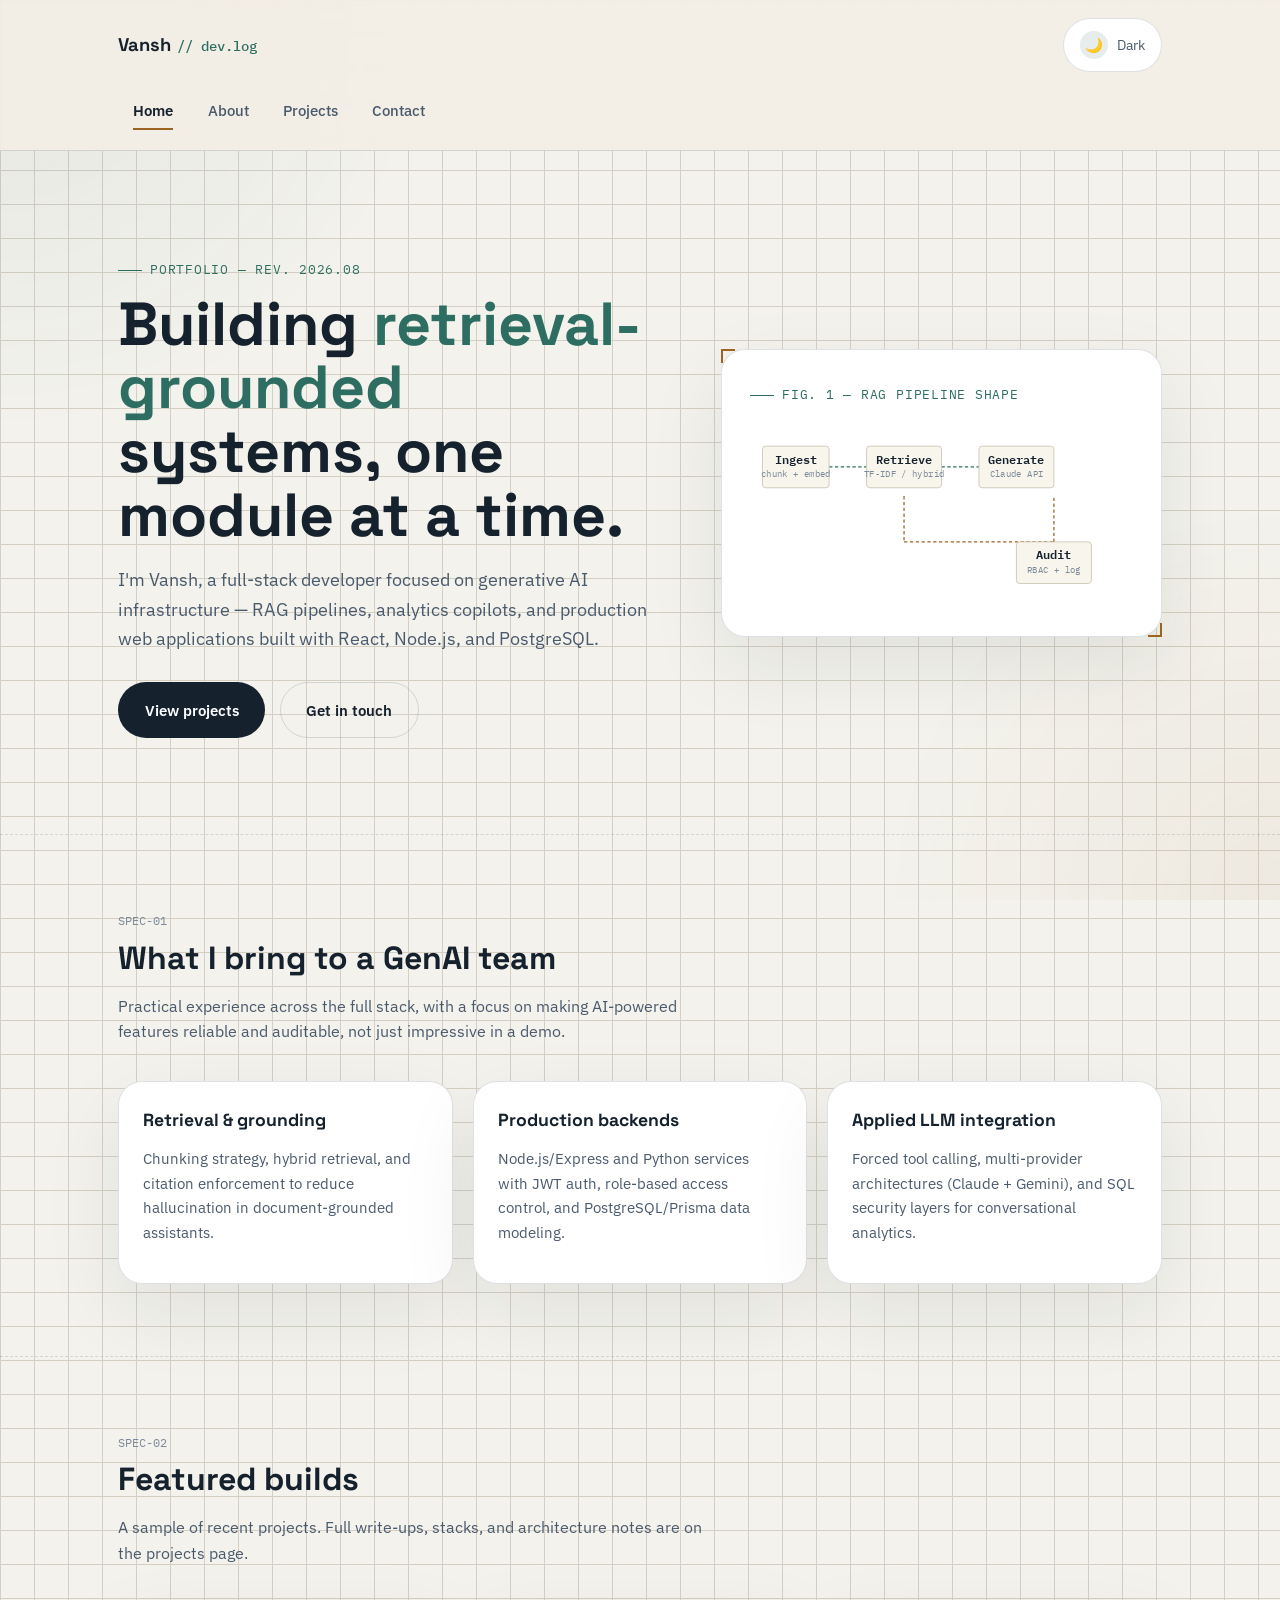
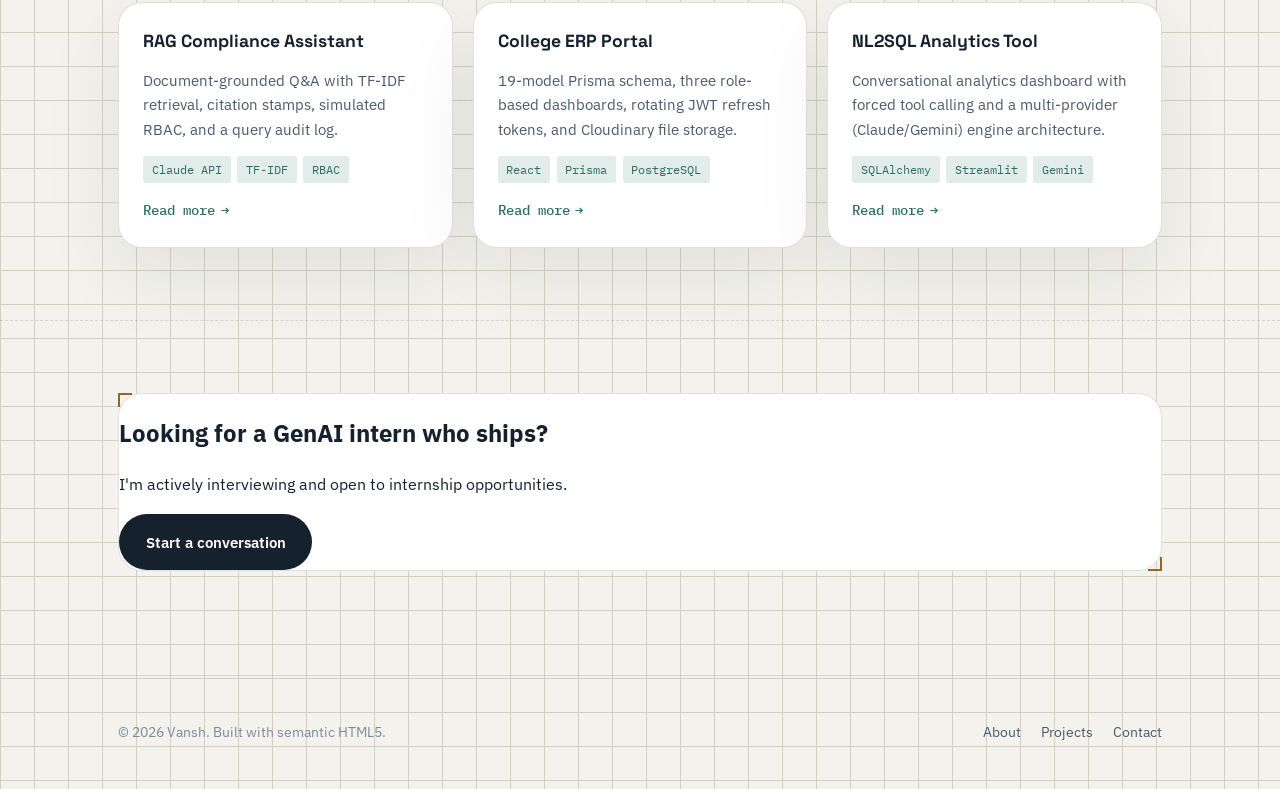
<file: index.html>
<!DOCTYPE html>
<html lang="en">
<head>
  <meta charset="UTF-8">
  <meta name="viewport" content="width=device-width, initial-scale=1.0">
  <title>Vansh — GenAI &amp; Full-Stack Developer Portfolio</title>
  <meta name="description" content="Portfolio of Vansh, a full-stack developer building GenAI-powered systems: RAG pipelines, NL2SQL analytics, and production-grade web applications.">
  <meta name="author" content="Vansh">
  <meta name="keywords" content="Vansh portfolio, GenAI developer, RAG systems, full-stack developer, React, Node.js, PostgreSQL, Claude API">

  <!-- Open Graph / social preview -->
  <meta property="og:type" content="website">
  <meta property="og:title" content="Vansh — GenAI & Full-Stack Developer">
  <meta property="og:description" content="Building retrieval-augmented and full-stack systems: RAG assistants, NL2SQL tools, and production web apps.">
  <meta property="og:url" content="https://example.com/">
  <meta name="twitter:card" content="summary">

  <link rel="canonical" href="https://example.com/">
  <link rel="stylesheet" href="css/style.css">
</head>
<body>

  <a class="skip-link" href="#main-content">Skip to main content</a>

  <header class="site-header">
    <div class="wrap header-inner">
      <a class="brand" href="index.html">
        Vansh <span class="brand-mark">// dev.log</span>
      </a>
      <div class="header-actions">
        <button class="theme-toggle" type="button" aria-label="Toggle dark mode" aria-pressed="false">
          <span class="theme-toggle__icon">🌙</span>
          <span class="theme-toggle__label">Dark</span>
        </button>
        <button class="nav-toggle" type="button" aria-expanded="false" aria-controls="primary-nav">
          Menu
        </button>
      </div>
      <nav class="primary-nav" id="primary-nav" aria-label="Primary">
        <ul>
          <li><a href="index.html" aria-current="page">Home</a></li>
          <li><a href="about.html">About</a></li>
          <li><a href="projects.html">Projects</a></li>
          <li><a href="contact.html">Contact</a></li>
        </ul>
      </nav>
    </div>
  </header>

  <main id="main-content">

    <!-- ================= HERO ================= -->
    <section class="hero" aria-labelledby="hero-heading">
      <div class="wrap hero-grid">
        <div>
          <p class="spec-label">Portfolio — Rev. 2026.08</p>
          <h1 id="hero-heading">
            Building <span class="accent">retrieval-grounded</span> systems, one module at a time.
          </h1>
          <p class="hero-lede">
            I'm Vansh, a full-stack developer focused on generative AI infrastructure — RAG
            pipelines, analytics copilots, and production web applications built with
            React, Node.js, and PostgreSQL.
          </p>
          <div class="hero-actions">
            <a class="btn btn-primary" href="projects.html">View projects</a>
            <a class="btn btn-secondary" href="contact.html">Get in touch</a>
          </div>
        </div>

        <div>
          <figure class="bracket-frame pipeline-figure">
            <figcaption class="spec-label">Fig. 1 — RAG pipeline shape</figcaption>
            <svg class="pipeline-diagram" viewBox="0 0 460 220" role="img" aria-labelledby="pipeline-title pipeline-desc">
              <title id="pipeline-title">Diagram of a retrieval-augmented generation pipeline</title>
              <desc id="pipeline-desc">Four connected stages flow left to right: Ingest, Retrieve, Generate, and Audit, representing the architecture used in the compliance document assistant project.</desc>

              <!-- connectors -->
              <line x1="95" y1="60" x2="140" y2="60" stroke="#2E6E62" stroke-width="1.5" stroke-dasharray="4 3"/>
              <line x1="230" y1="60" x2="275" y2="60" stroke="#2E6E62" stroke-width="1.5" stroke-dasharray="4 3"/>
              <line x1="185" y1="95" x2="185" y2="150" stroke="#9C6423" stroke-width="1.5" stroke-dasharray="4 3"/>
              <line x1="185" y1="150" x2="365" y2="150" stroke="#9C6423" stroke-width="1.5" stroke-dasharray="4 3"/>
              <line x1="365" y1="150" x2="365" y2="95" stroke="#9C6423" stroke-width="1.5" stroke-dasharray="4 3"/>

              <!-- node: Ingest -->
              <rect x="15" y="35" width="80" height="50" rx="4" fill="#F7F5EC" stroke="#C9C4B0"/>
              <text x="55" y="56" text-anchor="middle" class="pipeline-node-title">Ingest</text>
              <text x="55" y="72" text-anchor="middle" class="pipeline-node-label">chunk + embed</text>

              <!-- node: Retrieve -->
              <rect x="140" y="35" width="90" height="50" rx="4" fill="#F7F5EC" stroke="#C9C4B0"/>
              <text x="185" y="56" text-anchor="middle" class="pipeline-node-title">Retrieve</text>
              <text x="185" y="72" text-anchor="middle" class="pipeline-node-label">TF-IDF / hybrid</text>

              <!-- node: Generate -->
              <rect x="275" y="35" width="90" height="50" rx="4" fill="#F7F5EC" stroke="#C9C4B0"/>
              <text x="320" y="56" text-anchor="middle" class="pipeline-node-title">Generate</text>
              <text x="320" y="72" text-anchor="middle" class="pipeline-node-label">Claude API</text>

              <!-- node: Audit -->
              <rect x="320" y="150" width="90" height="50" rx="4" fill="#F7F5EC" stroke="#C9C4B0"/>
              <text x="365" y="171" text-anchor="middle" class="pipeline-node-title">Audit</text>
              <text x="365" y="187" text-anchor="middle" class="pipeline-node-label">RBAC + log</text>
            </svg>
          </figure>
        </div>
      </div>
    </section>

    <!-- ================= STRENGTHS ================= -->
    <section class="block" aria-labelledby="strengths-heading">
      <div class="wrap">
        <div class="block-head">
          <span class="section-index">SPEC-01</span>
          <h2 id="strengths-heading">What I bring to a GenAI team</h2>
          <p>Practical experience across the full stack, with a focus on making AI-powered features reliable and auditable, not just impressive in a demo.</p>
        </div>
        <div class="card-grid">
          <article class="card">
            <h3>Retrieval &amp; grounding</h3>
            <p>Chunking strategy, hybrid retrieval, and citation enforcement to reduce hallucination in document-grounded assistants.</p>
          </article>
          <article class="card">
            <h3>Production backends</h3>
            <p>Node.js/Express and Python services with JWT auth, role-based access control, and PostgreSQL/Prisma data modeling.</p>
          </article>
          <article class="card">
            <h3>Applied LLM integration</h3>
            <p>Forced tool calling, multi-provider architectures (Claude + Gemini), and SQL security layers for conversational analytics.</p>
          </article>
        </div>
      </div>
    </section>

    <!-- ================= FEATURED PROJECTS ================= -->
    <section class="block" aria-labelledby="featured-heading">
      <div class="wrap">
        <div class="block-head">
          <span class="section-index">SPEC-02</span>
          <h2 id="featured-heading">Featured builds</h2>
          <p>A sample of recent projects. Full write-ups, stacks, and architecture notes are on the projects page.</p>
        </div>
        <div class="card-grid">
          <article class="card">
            <h3>RAG Compliance Assistant</h3>
            <p>Document-grounded Q&amp;A with TF-IDF retrieval, citation stamps, simulated RBAC, and a query audit log.</p>
            <ul class="tag-list" aria-label="Technologies used">
              <li>Claude API</li>
              <li>TF-IDF</li>
              <li>RBAC</li>
            </ul>
            <a class="card-link" href="projects.html#rag-assistant">Read more <span aria-hidden="true">→</span></a>
          </article>
          <article class="card">
            <h3>College ERP Portal</h3>
            <p>19-model Prisma schema, three role-based dashboards, rotating JWT refresh tokens, and Cloudinary file storage.</p>
            <ul class="tag-list" aria-label="Technologies used">
              <li>React</li>
              <li>Prisma</li>
              <li>PostgreSQL</li>
            </ul>
            <a class="card-link" href="projects.html#erp-portal">Read more <span aria-hidden="true">→</span></a>
          </article>
          <article class="card">
            <h3>NL2SQL Analytics Tool</h3>
            <p>Conversational analytics dashboard with forced tool calling and a multi-provider (Claude/Gemini) engine architecture.</p>
            <ul class="tag-list" aria-label="Technologies used">
              <li>SQLAlchemy</li>
              <li>Streamlit</li>
              <li>Gemini</li>
            </ul>
            <a class="card-link" href="projects.html#nl2sql">Read more <span aria-hidden="true">→</span></a>
          </article>
        </div>
      </div>
    </section>

    <!-- ================= CTA ================= -->
    <section class="block" aria-labelledby="cta-heading">
      <div class="wrap">
        <div class="bracket-frame cta-panel">
          <div>
            <h2 id="cta-heading">Looking for a GenAI intern who ships?</h2>
            <p>I'm actively interviewing and open to internship opportunities.</p>
          </div>
          <a class="btn btn-primary" href="contact.html">Start a conversation</a>
        </div>
      </div>
    </section>

  </main>

  <footer class="site-footer">
    <div class="wrap footer-inner">
      <p>&copy; 2026 Vansh. Built with semantic HTML5.</p>
      <ul class="footer-links">
        <li><a href="about.html">About</a></li>
        <li><a href="projects.html">Projects</a></li>
        <li><a href="contact.html">Contact</a></li>
      </ul>
    </div>
  </footer>

  <script src="js/main.js"></script>
</body>
</html>
</file>
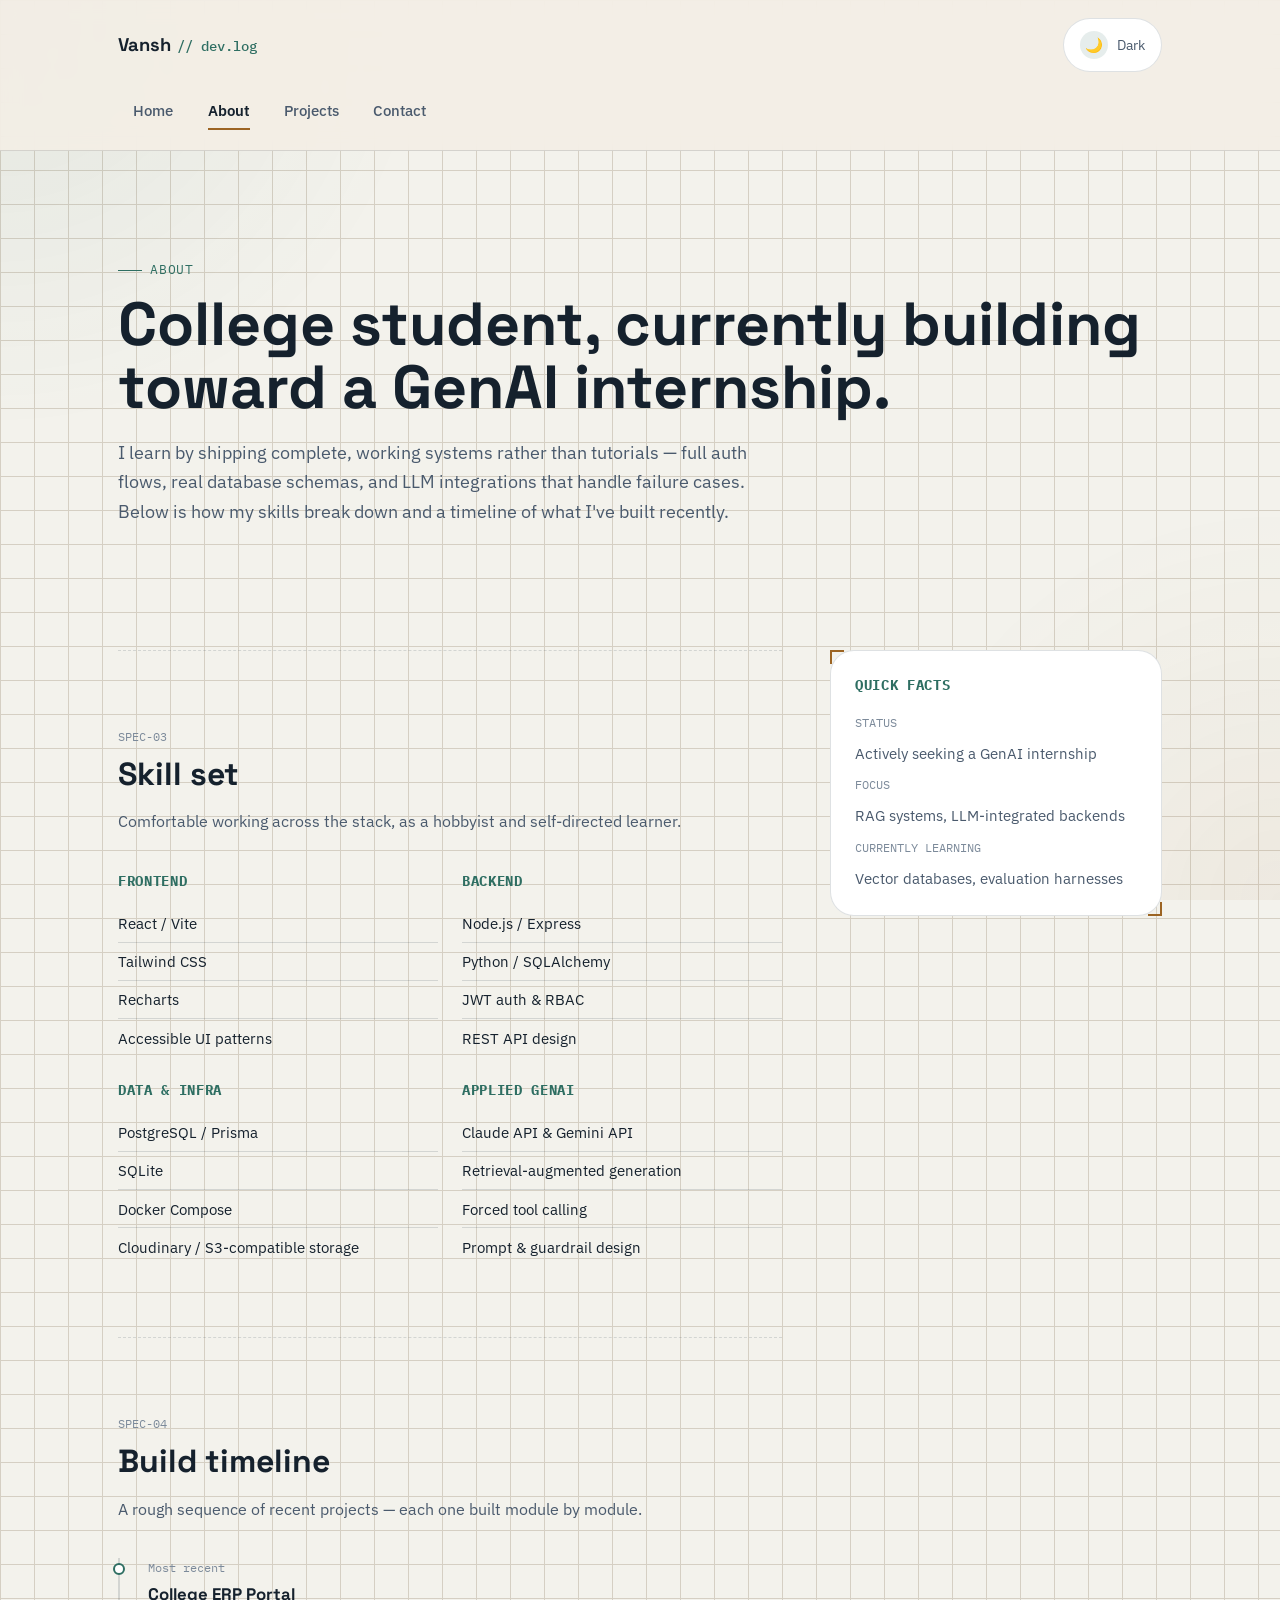
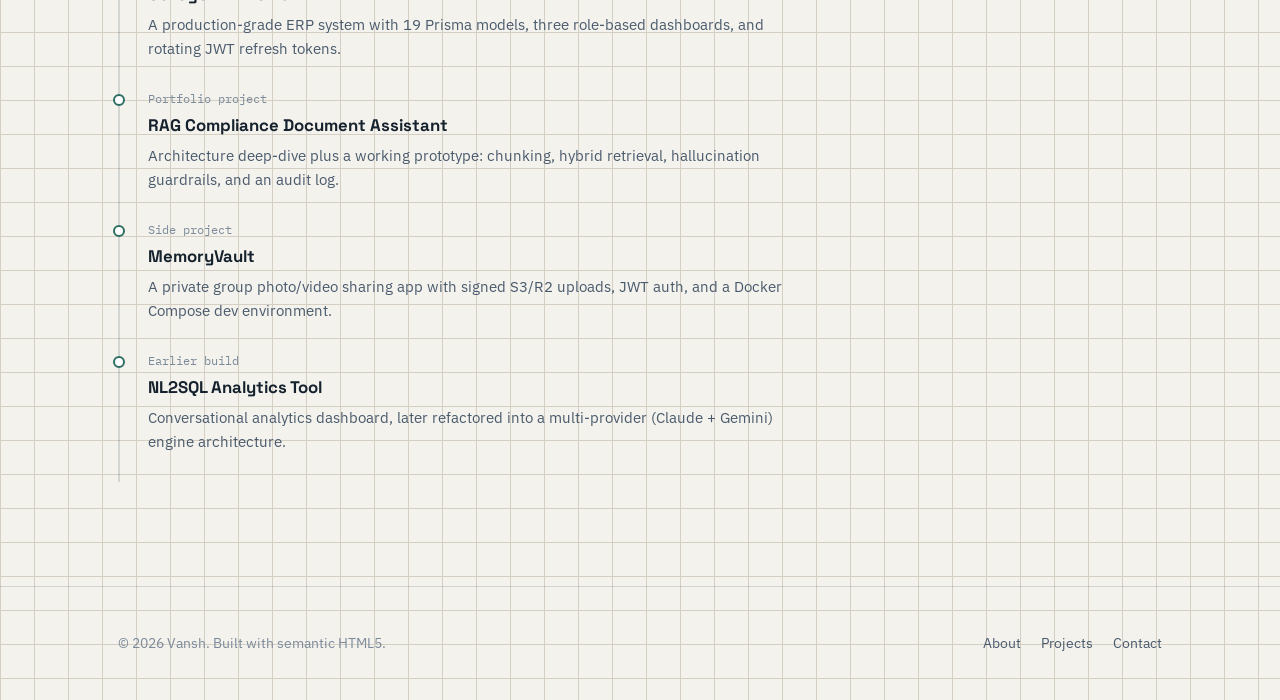
<file: about.html>
<!DOCTYPE html>
<html lang="en">
<head>
  <meta charset="UTF-8">
  <meta name="viewport" content="width=device-width, initial-scale=1.0">
  <title>About — Vansh</title>
  <meta name="description" content="About Vansh: background, technical skill set, and a timeline of GenAI and full-stack projects.">
  <meta name="author" content="Vansh">
  <link rel="canonical" href="https://example.com/about.html">
  <link rel="stylesheet" href="css/style.css">
</head>
<body>

  <a class="skip-link" href="#main-content">Skip to main content</a>

  <header class="site-header">
    <div class="wrap header-inner">
      <a class="brand" href="index.html">
        Vansh <span class="brand-mark">// dev.log</span>
      </a>
      <div class="header-actions">
        <button class="theme-toggle" type="button" aria-label="Toggle dark mode" aria-pressed="false">
          <span class="theme-toggle__icon">🌙</span>
          <span class="theme-toggle__label">Dark</span>
        </button>
        <button class="nav-toggle" type="button" aria-expanded="false" aria-controls="primary-nav">
          Menu
        </button>
      </div>
      <nav class="primary-nav" id="primary-nav" aria-label="Primary">
        <ul>
          <li><a href="index.html">Home</a></li>
          <li><a href="about.html" aria-current="page">About</a></li>
          <li><a href="projects.html">Projects</a></li>
          <li><a href="contact.html">Contact</a></li>
        </ul>
      </nav>
    </div>
  </header>

  <main id="main-content">

    <section class="hero" aria-labelledby="about-heading">
      <div class="wrap hero-hero">
        <p class="spec-label">About</p>
        <h1 id="about-heading">
          College student, currently building toward a GenAI internship.
        </h1>
        <p class="hero-lede">
          I learn by shipping complete, working systems rather than tutorials — full auth flows,
          real database schemas, and LLM integrations that handle failure cases. Below is how my
          skills break down and a timeline of what I've built recently.
        </p>
      </div>
    </section>

    <div class="wrap page-grid">
      <div>

        <section class="block no-top-border" aria-labelledby="skills-heading">
          <div class="block-head">
            <span class="section-index">SPEC-03</span>
            <h2 id="skills-heading">Skill set</h2>
            <p>Comfortable working across the stack, as a hobbyist and self-directed learner.</p>
          </div>

          <div class="skill-columns">
            <div>
              <h3>Frontend</h3>
              <ul>
                <li>React / Vite</li>
                <li>Tailwind CSS</li>
                <li>Recharts</li>
                <li>Accessible UI patterns</li>
              </ul>
            </div>
            <div>
              <h3>Backend</h3>
              <ul>
                <li>Node.js / Express</li>
                <li>Python / SQLAlchemy</li>
                <li>JWT auth &amp; RBAC</li>
                <li>REST API design</li>
              </ul>
            </div>
            <div>
              <h3>Data &amp; infra</h3>
              <ul>
                <li>PostgreSQL / Prisma</li>
                <li>SQLite</li>
                <li>Docker Compose</li>
                <li>Cloudinary / S3-compatible storage</li>
              </ul>
            </div>
            <div>
              <h3>Applied GenAI</h3>
              <ul>
                <li>Claude API &amp; Gemini API</li>
                <li>Retrieval-augmented generation</li>
                <li>Forced tool calling</li>
                <li>Prompt &amp; guardrail design</li>
              </ul>
            </div>
          </div>
        </section>

        <section class="block" aria-labelledby="timeline-heading">
          <div class="block-head">
            <span class="section-index">SPEC-04</span>
            <h2 id="timeline-heading">Build timeline</h2>
            <p>A rough sequence of recent projects — each one built module by module.</p>
          </div>

          <ol class="timeline">
            <li>
              <span class="timeline-label">Most recent</span>
              <h3>College ERP Portal</h3>
              <p>A production-grade ERP system with 19 Prisma models, three role-based dashboards, and rotating JWT refresh tokens.</p>
            </li>
            <li>
              <span class="timeline-label">Portfolio project</span>
              <h3>RAG Compliance Document Assistant</h3>
              <p>Architecture deep-dive plus a working prototype: chunking, hybrid retrieval, hallucination guardrails, and an audit log.</p>
            </li>
            <li>
              <span class="timeline-label">Side project</span>
              <h3>MemoryVault</h3>
              <p>A private group photo/video sharing app with signed S3/R2 uploads, JWT auth, and a Docker Compose dev environment.</p>
            </li>
            <li>
              <span class="timeline-label">Earlier build</span>
              <h3>NL2SQL Analytics Tool</h3>
              <p>Conversational analytics dashboard, later refactored into a multi-provider (Claude + Gemini) engine architecture.</p>
            </li>
          </ol>
        </section>

      </div>

      <aside class="block no-top-border quick-facts" aria-labelledby="quickfacts-heading">
        <div class="bracket-frame quick-facts-panel">
          <h2 id="quickfacts-heading">Quick facts</h2>
          <dl>
            <dt>Status</dt>
            <dd>Actively seeking a GenAI internship</dd>

            <dt>Focus</dt>
            <dd>RAG systems, LLM-integrated backends</dd>

            <dt>Currently learning</dt>
            <dd>Vector databases, evaluation harnesses</dd>
          </dl>
        </div>
      </aside>
    </div>

  </main>

  <footer class="site-footer">
    <div class="wrap footer-inner">
      <p>&copy; 2026 Vansh. Built with semantic HTML5.</p>
      <ul class="footer-links">
        <li><a href="about.html">About</a></li>
        <li><a href="projects.html">Projects</a></li>
        <li><a href="contact.html">Contact</a></li>
      </ul>
    </div>
  </footer>

  <script src="js/main.js"></script>
</body>
</html>
</file>
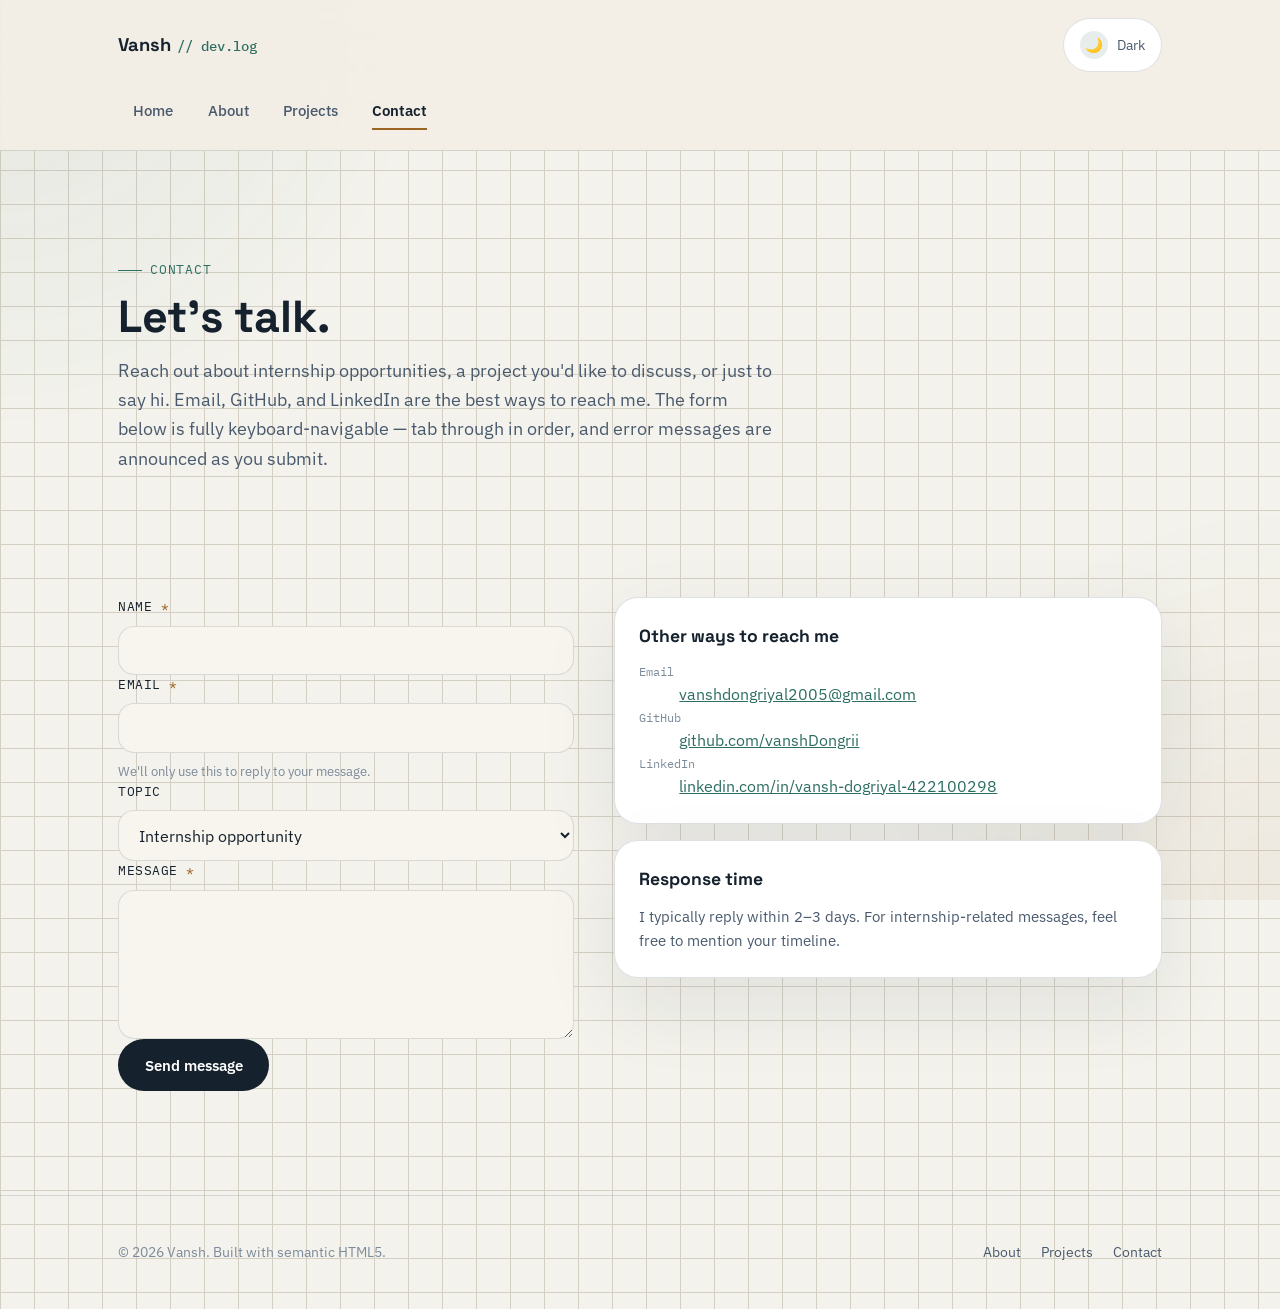
<file: contact.html>
<!DOCTYPE html>
<html lang="en">
<head>
  <meta charset="UTF-8">
  <meta name="viewport" content="width=device-width, initial-scale=1.0">
  <title>Contact — Vansh</title>
  <meta name="description" content="Get in touch with Vansh about GenAI internship opportunities, collaboration, or questions about a project.">
  <meta name="author" content="Vansh">
  <link rel="canonical" href="https://example.com/contact.html">
  <link rel="stylesheet" href="css/style.css">
</head>
<body>

  <a class="skip-link" href="#main-content">Skip to main content</a>

  <header class="site-header">
    <div class="wrap header-inner">
      <a class="brand" href="index.html">
        Vansh <span class="brand-mark">// dev.log</span>
      </a>
      <div class="header-actions">
        <button class="theme-toggle" type="button" aria-label="Toggle dark mode" aria-pressed="false">
          <span class="theme-toggle__icon">🌙</span>
          <span class="theme-toggle__label">Dark</span>
        </button>
        <button class="nav-toggle" type="button" aria-expanded="false" aria-controls="primary-nav">
          Menu
        </button>
      </div>
      <nav class="primary-nav" id="primary-nav" aria-label="Primary">
        <ul>
          <li><a href="index.html">Home</a></li>
          <li><a href="about.html">About</a></li>
          <li><a href="projects.html">Projects</a></li>
          <li><a href="contact.html" aria-current="page">Contact</a></li>
        </ul>
      </nav>
    </div>
  </header>

  <main id="main-content">

    <section class="hero" aria-labelledby="contact-heading">
      <div class="wrap">
        <p class="spec-label">Contact</p>
        <h1 id="contact-heading" style="font-family: var(--font-display); font-size: clamp(2rem, 4vw, 2.8rem); margin: 0 0 1rem;">
          Let's talk.
        </h1>
        <p class="hero-lede" style="max-width: 60ch;">
          Reach out about internship opportunities, a project you'd like to discuss, or just to
          say hi. Email, GitHub, and LinkedIn are the best ways to reach me. The form below is
          fully keyboard-navigable — tab through in order, and error messages are announced as
          you submit.
        </p>
      </div>
    </section>

    <section class="block" style="border-top: none; padding-top: 0;" aria-labelledby="contact-form-heading">
      <div class="wrap contact-layout">

        <div>
          <h2 id="contact-form-heading" class="visually-hidden">Contact form</h2>

          <form id="contact-form" novalidate>

            <!-- Live region for submit status: announced to screen readers -->
            <div id="form-status" class="form-status" role="status" aria-live="polite" tabindex="-1"></div>

            <div class="form-field">
              <label for="name">Name <span class="required-mark" aria-hidden="true">*</span></label>
              <input
                type="text"
                id="name"
                name="name"
                data-required="true"
                data-error-target="name-error"
                aria-describedby="name-error"
                aria-invalid="false"
                aria-required="true"
                autocomplete="name"
              >
              <span id="name-error" class="form-error" role="alert"></span>
            </div>

            <div class="form-field">
              <label for="email">Email <span class="required-mark" aria-hidden="true">*</span></label>
              <input
                type="email"
                id="email"
                name="email"
                data-required="true"
                data-error-target="email-error"
                aria-describedby="email-hint email-error"
                aria-invalid="false"
                aria-required="true"
                autocomplete="email"
              >
              <span id="email-hint" class="form-hint">We'll only use this to reply to your message.</span>
              <span id="email-error" class="form-error" role="alert"></span>
            </div>

            <div class="form-field">
              <label for="topic">Topic</label>
              <select id="topic" name="topic" autocomplete="off">
                <option value="internship">Internship opportunity</option>
                <option value="project">Question about a project</option>
                <option value="collaboration">Collaboration</option>
                <option value="other">Other</option>
              </select>
            </div>

            <div class="form-field">
              <label for="message">Message <span class="required-mark" aria-hidden="true">*</span></label>
              <textarea
                id="message"
                name="message"
                rows="6"
                data-required="true"
                data-error-target="message-error"
                aria-describedby="message-error"
                aria-invalid="false"
                aria-required="true"
              ></textarea>
              <span id="message-error" class="form-error" role="alert"></span>
            </div>

            <div>
              <button type="submit" class="btn btn-primary">Send message</button>
            </div>

          </form>
        </div>

        <aside class="contact-aside" aria-labelledby="contact-details-heading">
          <div class="card">
            <h3 id="contact-details-heading">Other ways to reach me</h3>
            <dl class="contact-list">
              <div>
                <dt>Email</dt>
                <dd><a href="mailto:vanshdongriyal2005@gmail.com">vanshdongriyal2005@gmail.com</a></dd>
              </div>
              <div>
                <dt>GitHub</dt>
                <dd><a href="https://github.com/vanshDongrii">github.com/vanshDongrii</a></dd>
              </div>
              <div>
                <dt>LinkedIn</dt>
                <dd><a href="https://www.linkedin.com/in/vansh-dogriyal-422100298?utm_source=share_via&utm_content=profile&utm_medium=member_android">linkedin.com/in/vansh-dogriyal-422100298</a></dd>
              </div>
            </dl>
          </div>
          <div class="card">
            <h3>Response time</h3>
            <p style="margin: 0; color: var(--ink-soft); font-size: 0.94rem;">
              I typically reply within 2–3 days. For internship-related messages, feel free to
              mention your timeline.
            </p>
          </div>
        </aside>

      </div>
    </section>

  </main>

  <footer class="site-footer">
    <div class="wrap footer-inner">
      <p>&copy; 2026 Vansh. Built with semantic HTML5.</p>
      <ul class="footer-links">
        <li><a href="about.html">About</a></li>
        <li><a href="projects.html">Projects</a></li>
        <li><a href="contact.html">Contact</a></li>
      </ul>
    </div>
  </footer>

  <script src="js/main.js"></script>
</body>
</html>
</file>
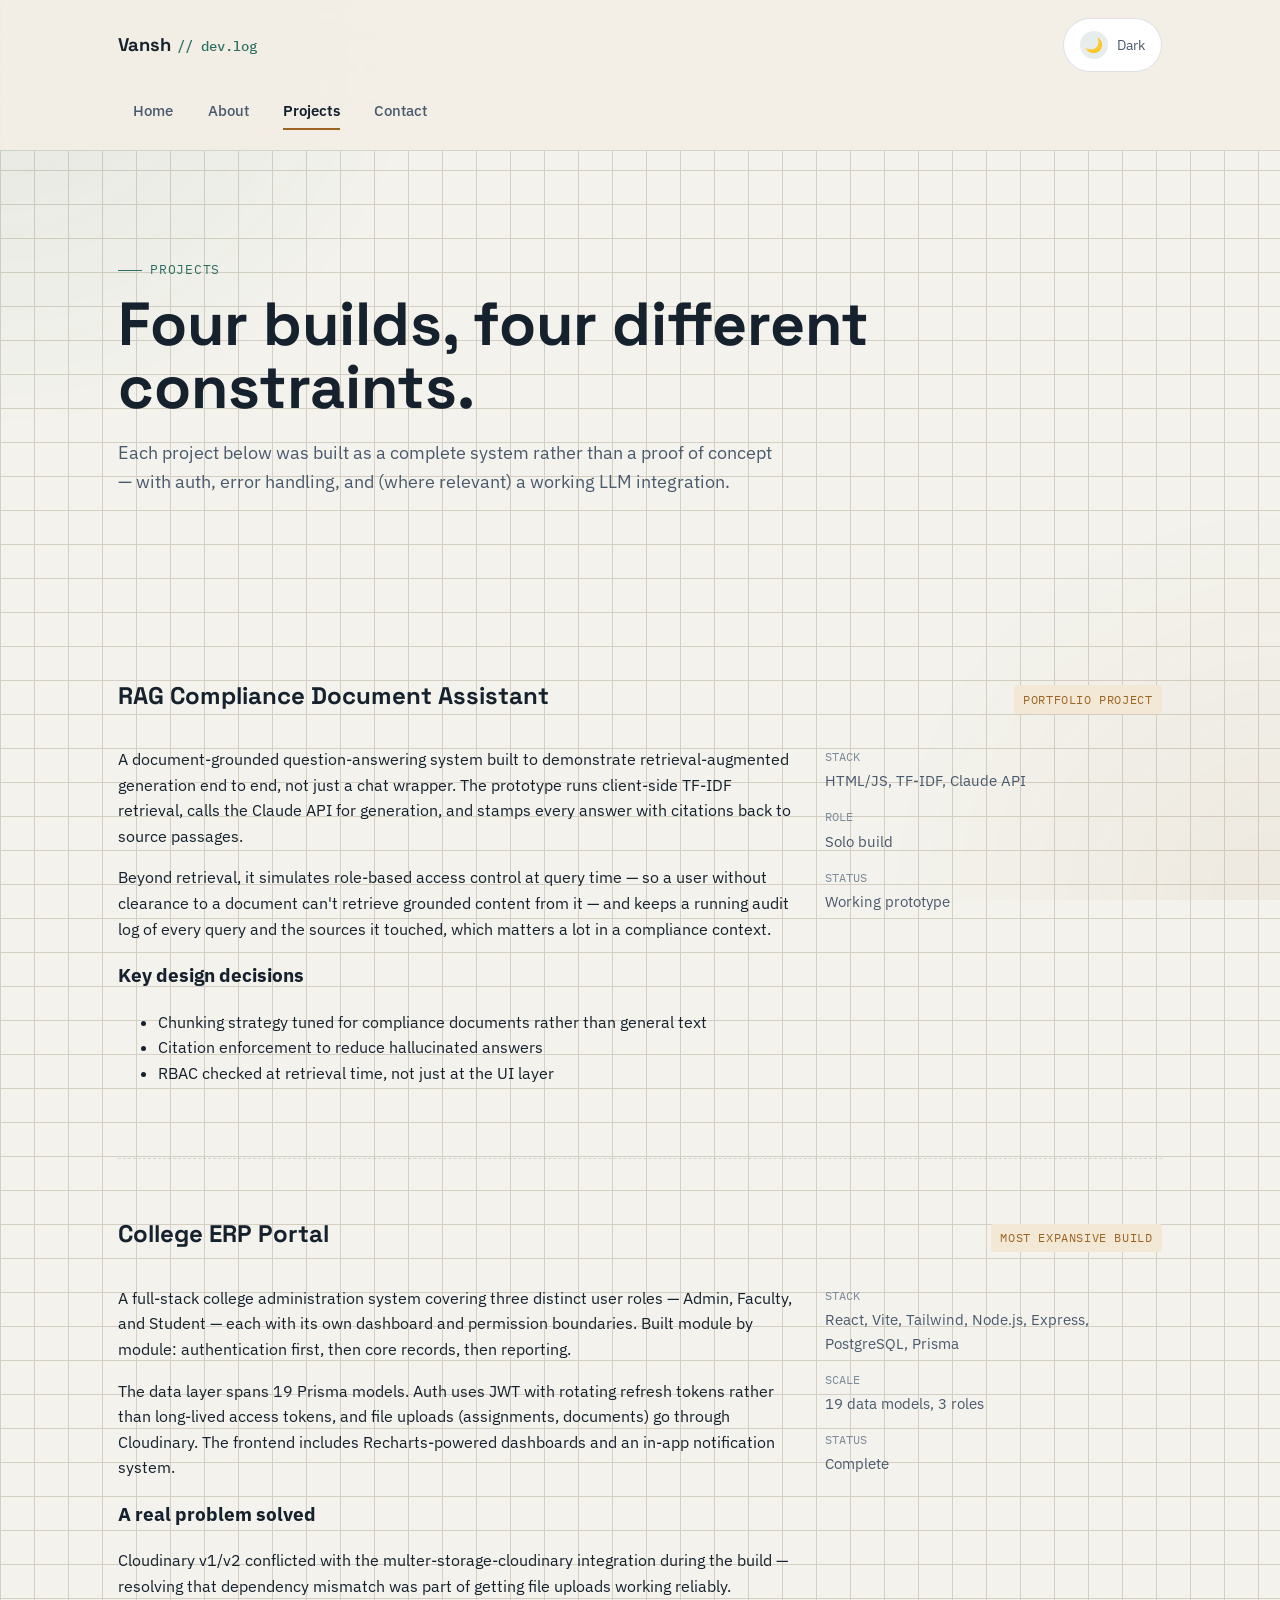
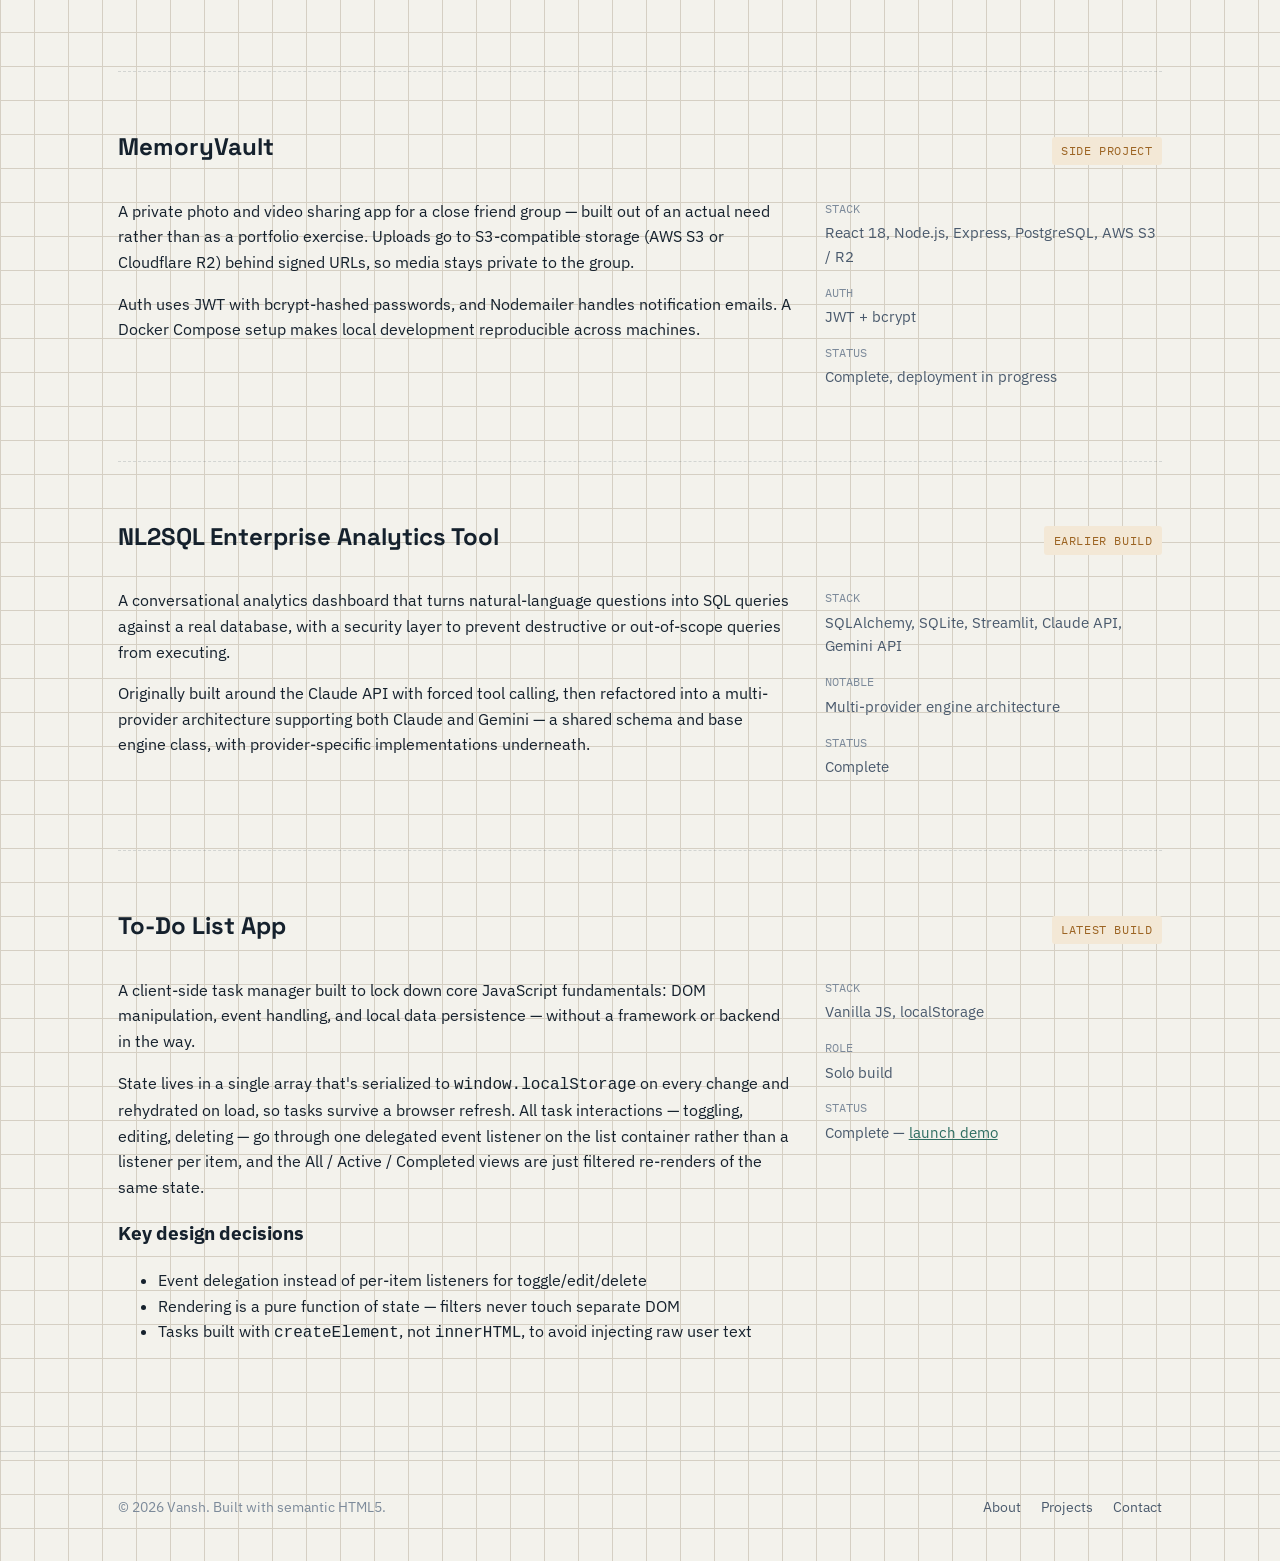
<file: projects.html>
<!DOCTYPE html>
<html lang="en">
<head>
  <meta charset="UTF-8">
  <meta name="viewport" content="width=device-width, initial-scale=1.0">
  <title>Projects — Vansh</title>
  <meta name="description" content="Detailed write-ups of Vansh's projects: a RAG compliance assistant, a College ERP portal, MemoryVault, and an NL2SQL analytics tool.">
  <meta name="author" content="Vansh">
  <link rel="canonical" href="https://example.com/projects.html">
  <link rel="stylesheet" href="css/style.css">
</head>
<body>

  <a class="skip-link" href="#main-content">Skip to main content</a>

  <header class="site-header">
    <div class="wrap header-inner">
      <a class="brand" href="index.html">
        Vansh <span class="brand-mark">// dev.log</span>
      </a>
      <div class="header-actions">
        <button class="theme-toggle" type="button" aria-label="Toggle dark mode" aria-pressed="false">
          <span class="theme-toggle__icon">🌙</span>
          <span class="theme-toggle__label">Dark</span>
        </button>
        <button class="nav-toggle" type="button" aria-expanded="false" aria-controls="primary-nav">
          Menu
        </button>
      </div>
      <nav class="primary-nav" id="primary-nav" aria-label="Primary">
        <ul>
          <li><a href="index.html">Home</a></li>
          <li><a href="about.html">About</a></li>
          <li><a href="projects.html" aria-current="page">Projects</a></li>
          <li><a href="contact.html">Contact</a></li>
        </ul>
      </nav>
    </div>
  </header>

  <main id="main-content">

    <section class="hero" aria-labelledby="projects-heading">
      <div class="wrap">
        <p class="spec-label">Projects</p>
        <h1 id="projects-heading">
          Four builds, four different constraints.
        </h1>
        <p class="hero-lede">
          Each project below was built as a complete system rather than a proof of concept —
          with auth, error handling, and (where relevant) a working LLM integration.
        </p>
      </div>
    </section>

    <div class="wrap">

      <article class="project-article" id="rag-assistant" aria-labelledby="rag-heading">
        <div class="project-head">
          <h2 id="rag-heading">RAG Compliance Document Assistant</h2>
          <span class="project-status">Portfolio project</span>
        </div>
        <div class="project-body">
          <div>
            <p>
              A document-grounded question-answering system built to demonstrate retrieval-augmented
              generation end to end, not just a chat wrapper. The prototype runs client-side TF-IDF
              retrieval, calls the Claude API for generation, and stamps every answer with citations
              back to source passages.
            </p>
            <p>
              Beyond retrieval, it simulates role-based access control at query time — so a user
              without clearance to a document can't retrieve grounded content from it — and keeps a
              running audit log of every query and the sources it touched, which matters a lot in a
              compliance context.
            </p>
            <h3>Key design decisions</h3>
            <ul>
              <li>Chunking strategy tuned for compliance documents rather than general text</li>
              <li>Citation enforcement to reduce hallucinated answers</li>
              <li>RBAC checked at retrieval time, not just at the UI layer</li>
            </ul>
          </div>
          <dl class="project-meta">
            <dt>Stack</dt>
            <dd>HTML/JS, TF-IDF, Claude API</dd>
            <dt>Role</dt>
            <dd>Solo build</dd>
            <dt>Status</dt>
            <dd>Working prototype</dd>
          </dl>
        </div>
      </article>

      <article class="project-article" id="erp-portal" aria-labelledby="erp-heading">
        <div class="project-head">
          <h2 id="erp-heading">College ERP Portal</h2>
          <span class="project-status">Most expansive build</span>
        </div>
        <div class="project-body">
          <div>
            <p>
              A full-stack college administration system covering three distinct user roles —
              Admin, Faculty, and Student — each with its own dashboard and permission boundaries.
              Built module by module: authentication first, then core records, then reporting.
            </p>
            <p>
              The data layer spans 19 Prisma models. Auth uses JWT with rotating refresh tokens
              rather than long-lived access tokens, and file uploads (assignments, documents) go
              through Cloudinary. The frontend includes Recharts-powered dashboards and an
              in-app notification system.
            </p>
            <h3>A real problem solved</h3>
            <p>
              Cloudinary v1/v2 conflicted with the multer-storage-cloudinary integration during
              the build — resolving that dependency mismatch was part of getting file uploads
              working reliably.
            </p>
          </div>
          <dl class="project-meta">
            <dt>Stack</dt>
            <dd>React, Vite, Tailwind, Node.js, Express, PostgreSQL, Prisma</dd>
            <dt>Scale</dt>
            <dd>19 data models, 3 roles</dd>
            <dt>Status</dt>
            <dd>Complete</dd>
          </dl>
        </div>
      </article>

      <article class="project-article" id="memoryvault" aria-labelledby="memoryvault-heading">
        <div class="project-head">
          <h2 id="memoryvault-heading">MemoryVault</h2>
          <span class="project-status">Side project</span>
        </div>
        <div class="project-body">
          <div>
            <p>
              A private photo and video sharing app for a close friend group — built out of an
              actual need rather than as a portfolio exercise. Uploads go to S3-compatible storage
              (AWS S3 or Cloudflare R2) behind signed URLs, so media stays private to the group.
            </p>
            <p>
              Auth uses JWT with bcrypt-hashed passwords, and Nodemailer handles notification
              emails. A Docker Compose setup makes local development reproducible across machines.
            </p>
          </div>
          <dl class="project-meta">
            <dt>Stack</dt>
            <dd>React 18, Node.js, Express, PostgreSQL, AWS S3 / R2</dd>
            <dt>Auth</dt>
            <dd>JWT + bcrypt</dd>
            <dt>Status</dt>
            <dd>Complete, deployment in progress</dd>
          </dl>
        </div>
      </article>

      <article class="project-article" id="nl2sql" aria-labelledby="nl2sql-heading">
        <div class="project-head">
          <h2 id="nl2sql-heading">NL2SQL Enterprise Analytics Tool</h2>
          <span class="project-status">Earlier build</span>
        </div>
        <div class="project-body">
          <div>
            <p>
              A conversational analytics dashboard that turns natural-language questions into SQL
              queries against a real database, with a security layer to prevent destructive or
              out-of-scope queries from executing.
            </p>
            <p>
              Originally built around the Claude API with forced tool calling, then refactored into
              a multi-provider architecture supporting both Claude and Gemini — a shared schema and
              base engine class, with provider-specific implementations underneath.
            </p>
          </div>
          <dl class="project-meta">
            <dt>Stack</dt>
            <dd>SQLAlchemy, SQLite, Streamlit, Claude API, Gemini API</dd>
            <dt>Notable</dt>
            <dd>Multi-provider engine architecture</dd>
            <dt>Status</dt>
            <dd>Complete</dd>
          </dl>
        </div>
      </article>

      <article class="project-article" id="todo-app" aria-labelledby="todo-heading">
        <div class="project-head">
          <h2 id="todo-heading">To-Do List App</h2>
          <span class="project-status">Latest build</span>
        </div>
        <div class="project-body">
          <div>
            <p>
              A client-side task manager built to lock down core JavaScript fundamentals:
              DOM manipulation, event handling, and local data persistence — without a
              framework or backend in the way.
            </p>
            <p>
              State lives in a single array that's serialized to <code>window.localStorage</code>
              on every change and rehydrated on load, so tasks survive a browser refresh. All
              task interactions — toggling, editing, deleting — go through one delegated event
              listener on the list container rather than a listener per item, and the All /
              Active / Completed views are just filtered re-renders of the same state.
            </p>
            <h3>Key design decisions</h3>
            <ul>
              <li>Event delegation instead of per-item listeners for toggle/edit/delete</li>
              <li>Rendering is a pure function of state — filters never touch separate DOM</li>
              <li>Tasks built with <code>createElement</code>, not <code>innerHTML</code>, to avoid injecting raw user text</li>
            </ul>
          </div>
          <dl class="project-meta">
            <dt>Stack</dt>
            <dd>Vanilla JS, localStorage</dd>
            <dt>Role</dt>
            <dd>Solo build</dd>
            <dt>Status</dt>
            <dd>Complete — <a href="todo.html">launch demo</a></dd>
          </dl>
        </div>
      </article>

    </div>

  </main>

  <footer class="site-footer">
    <div class="wrap footer-inner">
      <p>&copy; 2026 Vansh. Built with semantic HTML5.</p>
      <ul class="footer-links">
        <li><a href="about.html">About</a></li>
        <li><a href="projects.html">Projects</a></li>
        <li><a href="contact.html">Contact</a></li>
      </ul>
    </div>
  </footer>

  <script src="js/main.js"></script>
</body>
</html>
</file>
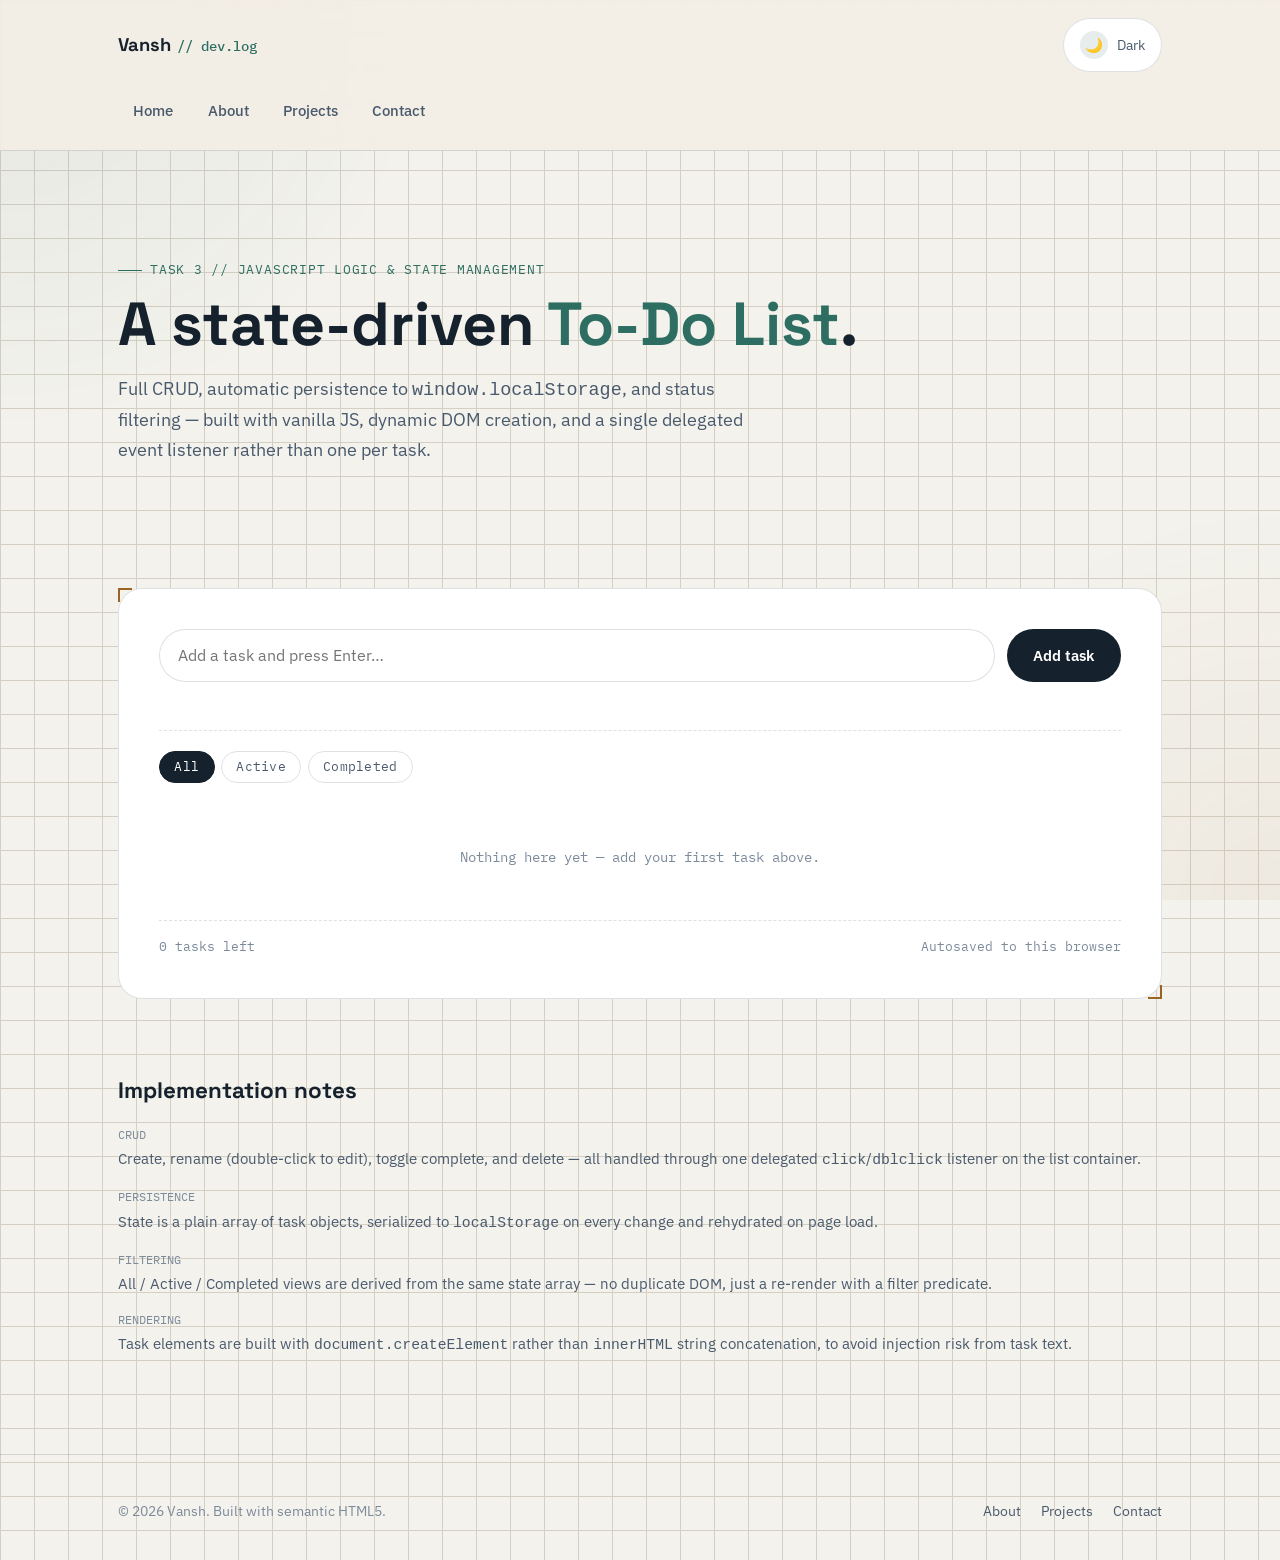
<file: todo.html>
<!DOCTYPE html>
<html lang="en">
<head>
  <meta charset="UTF-8">
  <meta name="viewport" content="width=device-width, initial-scale=1.0">
  <title>To-Do List App — Vansh</title>
  <meta name="description" content="A client-side To-Do List application with full CRUD, localStorage persistence, and status filtering — built to practice DOM manipulation and event delegation.">
  <meta name="author" content="Vansh">
  <link rel="canonical" href="https://example.com/todo.html">
  <link rel="stylesheet" href="css/style.css">
</head>
<body>

  <a class="skip-link" href="#main-content">Skip to main content</a>

  <header class="site-header">
    <div class="wrap header-inner">
      <a class="brand" href="index.html">
        Vansh <span class="brand-mark">// dev.log</span>
      </a>
      <div class="header-actions">
        <button class="theme-toggle" type="button" aria-label="Toggle dark mode" aria-pressed="false">
          <span class="theme-toggle__icon">🌙</span>
          <span class="theme-toggle__label">Dark</span>
        </button>
        <button class="nav-toggle" type="button" aria-expanded="false" aria-controls="primary-nav">
          Menu
        </button>
      </div>
      <nav class="primary-nav" id="primary-nav" aria-label="Primary">
        <ul>
          <li><a href="index.html">Home</a></li>
          <li><a href="about.html">About</a></li>
          <li><a href="projects.html">Projects</a></li>
          <li><a href="contact.html">Contact</a></li>
        </ul>
      </nav>
    </div>
  </header>

  <main id="main-content">

    <section class="hero" aria-labelledby="todo-heading">
      <div class="wrap">
        <p class="spec-label">Task 3 // JavaScript Logic &amp; State Management</p>
        <h1 id="todo-heading">A state-driven <span class="accent">To-Do List</span>.</h1>
        <p class="hero-lede">
          Full CRUD, automatic persistence to <code>window.localStorage</code>, and status
          filtering — built with vanilla JS, dynamic DOM creation, and a single delegated
          event listener rather than one per task.
        </p>
      </div>
    </section>

    <div class="wrap">
      <section class="todo-app bracket-frame" aria-labelledby="todo-heading">

        <form id="todo-form" class="todo-form" novalidate>
          <label class="visually-hidden" for="todo-input">New task</label>
          <input
            type="text"
            id="todo-input"
            name="todo-input"
            class="todo-input"
            placeholder="Add a task and press Enter…"
            autocomplete="off"
            maxlength="200"
          >
          <button type="submit" class="btn btn-primary todo-add-btn">Add task</button>
        </form>
        <p id="todo-form-error" class="todo-form-error" role="alert" aria-live="polite"></p>

        <div class="todo-toolbar">
          <div class="todo-filters" role="group" aria-label="Filter tasks">
            <button type="button" class="todo-filter is-active" data-filter="all" aria-pressed="true">All</button>
            <button type="button" class="todo-filter" data-filter="active" aria-pressed="false">Active</button>
            <button type="button" class="todo-filter" data-filter="completed" aria-pressed="false">Completed</button>
          </div>
          <button type="button" class="todo-clear-completed" id="todo-clear-completed">Clear completed</button>
        </div>

        <ul id="todo-list" class="todo-list" aria-live="polite"></ul>

        <p id="todo-empty" class="todo-empty" hidden>Nothing here yet — add your first task above.</p>

        <div class="todo-footer">
          <span id="todo-count" class="todo-count" aria-live="polite">0 tasks</span>
          <span class="todo-persist-note">Autosaved to this browser</span>
        </div>

      </section>

      <section class="todo-notes" aria-labelledby="todo-notes-heading">
        <h2 id="todo-notes-heading">Implementation notes</h2>
        <dl class="project-meta">
          <dt>CRUD</dt>
          <dd>Create, rename (double-click to edit), toggle complete, and delete — all handled through one delegated <code>click</code>/<code>dblclick</code> listener on the list container.</dd>
          <dt>Persistence</dt>
          <dd>State is a plain array of task objects, serialized to <code>localStorage</code> on every change and rehydrated on page load.</dd>
          <dt>Filtering</dt>
          <dd>All / Active / Completed views are derived from the same state array — no duplicate DOM, just a re-render with a filter predicate.</dd>
          <dt>Rendering</dt>
          <dd>Task elements are built with <code>document.createElement</code> rather than <code>innerHTML</code> string concatenation, to avoid injection risk from task text.</dd>
        </dl>
      </section>
    </div>

  </main>

  <footer class="site-footer">
    <div class="wrap footer-inner">
      <p>&copy; 2026 Vansh. Built with semantic HTML5.</p>
      <ul class="footer-links">
        <li><a href="about.html">About</a></li>
        <li><a href="projects.html">Projects</a></li>
        <li><a href="contact.html">Contact</a></li>
      </ul>
    </div>
  </footer>

  <script src="js/main.js"></script>
  <script src="js/todo.js"></script>
</body>
</html>
</file>
<file: css/style.css>
﻿/* =========================================================
   Vansh — Portfolio
   Design concept: engineering spec sheet / lab notebook
   ========================================================= */

@import url('https://fonts.googleapis.com/css2?family=Space+Grotesk:wght@500;600;700&family=IBM+Plex+Sans:wght@400;500;600&family=IBM+Plex+Mono:wght@400;500&display=swap');

:root {
  --bg: #f3f2ec;
  --bg-line: #d5cfc3;
  --surface: #ffffff;
  --surface-raised: #f8f5ee;
  --ink: #15212d;
  --ink-soft: #4a5a6d;
  --ink-faint: #7c8a9a;
  --border: rgba(27, 42, 61, 0.14);
  --accent-teal: #2e6e62;
  --accent-teal-bg: #e2ece8;
  --accent-amber: #9c6423;
  --accent-amber-bg: #f3e8d6;
  --focus-ring: #1857b8;
  --shadow: 0 28px 80px rgba(31, 41, 51, 0.08);
  --radius: 24px;
  --content-width: 1140px;
  --gutter: clamp(1.25rem, 4vw, 3rem);
  --font-display: 'Space Grotesk', 'Segoe UI', sans-serif;
  --font-body: 'IBM Plex Sans', 'Segoe UI', sans-serif;
  --font-mono: 'IBM Plex Mono', 'Courier New', monospace;
}

*, *::before, *::after { box-sizing: border-box; }

html {
  scroll-behavior: smooth;
}

@media (prefers-reduced-motion: reduce) {
  html { scroll-behavior: auto; }
  *, *::before, *::after {
    animation-duration: 0.01ms !important;
    animation-iteration-count: 1 !important;
    transition-duration: 0.01ms !important;
    scroll-behavior: auto !important;
  }
}

body {
  margin: 0;
  min-height: 100vh;
  background-color: var(--bg);
  background-image:
    linear-gradient(var(--bg-line) 1px, transparent 1px),
    linear-gradient(90deg, var(--bg-line) 1px, transparent 1px);
  background-size: 34px 34px;
  color: var(--ink);
  font-family: var(--font-body);
  font-size: 1rem;
  line-height: 1.6;
  -webkit-font-smoothing: antialiased;
}

body::before {
  content: '';
  position: fixed;
  inset: 0;
  pointer-events: none;
  background: radial-gradient(circle at top left, rgba(46, 110, 98, 0.14), transparent 28%),
              radial-gradient(circle at bottom right, rgba(156, 100, 35, 0.1), transparent 26%);
  opacity: 0.55;
  z-index: -1;
}

img { max-width: 100%; display: block; }

.visually-hidden {
  position: absolute;
  width: 1px;
  height: 1px;
  padding: 0;
  margin: -1px;
  overflow: hidden;
  clip: rect(0,0,0,0);
  white-space: nowrap;
  border: 0;
}

.skip-link {
  position: absolute;
  left: 1rem;
  top: -3.5rem;
  background: var(--ink);
  color: var(--surface);
  padding: 0.75rem 1.25rem;
  border-radius: 4px;
  font-family: var(--font-mono);
  font-size: 0.9rem;
  text-decoration: none;
  z-index: 100;
  transition: top 0.15s ease;
}

.skip-link:focus {
  top: 1rem;
}

:focus-visible {
  outline: 3px solid var(--focus-ring);
  outline-offset: 3px;
  border-radius: 2px;
}

a { color: var(--accent-teal); }
a:hover { color: var(--ink); }

.wrap {
  max-width: var(--content-width);
  margin-inline: auto;
  padding-inline: var(--gutter);
}

.site-header {
  position: sticky;
  top: 0;
  z-index: 50;
  background: rgba(243, 238, 229, 0.92);
  backdrop-filter: blur(10px);
  border-bottom: 1px solid var(--border);
}

.header-inner {
  display: grid;
  grid-template-columns: auto minmax(auto, 1fr);
  align-items: center;
  gap: 1rem;
  padding-block: 1.1rem;
}

.brand {
  font-family: var(--font-display);
  font-weight: 700;
  font-size: 1.15rem;
  color: var(--ink);
  text-decoration: none;
  display: inline-flex;
  align-items: baseline;
  gap: 0.4rem;
}

.brand .brand-mark {
  color: var(--accent-teal);
  font-family: var(--font-mono);
  font-weight: 500;
  font-size: 0.85rem;
}

.brand:hover { color: var(--ink); }

.primary-nav {
  justify-self: end;
}

.primary-nav ul {
  list-style: none;
  display: flex;
  gap: 0.25rem;
  margin: 0;
  padding: 0;
}

.primary-nav a {
  display: inline-flex;
  align-items: center;
  padding: 0.65rem 0.95rem;
  color: var(--ink-soft);
  text-decoration: none;
  font-size: 0.95rem;
  font-weight: 500;
  border-radius: 6px;
  transition: background 0.2s ease, color 0.2s ease;
}

.primary-nav a:hover {
  color: var(--ink);
  background: var(--surface);
}

.primary-nav a[aria-current="page"] {
  color: var(--ink);
  font-weight: 600;
  position: relative;
}

.primary-nav a[aria-current="page"]::after {
  content: "";
  position: absolute;
  left: 0.95rem;
  right: 0.95rem;
  bottom: 0.15rem;
  height: 2px;
  background: var(--accent-amber);
}

.nav-toggle {
  display: none;
  background: none;
  border: 1px solid var(--border);
  border-radius: 7px;
  padding: 0.6rem 0.85rem;
  font-family: var(--font-mono);
  font-size: 0.85rem;
  color: var(--ink);
  cursor: pointer;
}

.header-actions {
  display: flex;
  align-items: center;
  justify-content: flex-end;
  gap: 0.75rem;
}

.theme-toggle {
  display: inline-flex;
  align-items: center;
  gap: 0.55rem;
  border: 1px solid var(--border);
  border-radius: 999px;
  padding: 0.75rem 1rem;
  background: var(--surface);
  color: var(--ink-soft);
  font-family: var(--font-body);
  font-size: 0.9rem;
  cursor: pointer;
  transition: transform 0.2s ease, background-color 0.2s ease, color 0.2s ease, border-color 0.2s ease;
}

.theme-toggle:hover,
.theme-toggle:focus-visible {
  transform: translateY(-1px);
  border-color: var(--accent-teal);
  background: var(--accent-teal-bg);
  color: var(--ink);
}

.theme-toggle__icon {
  display: inline-flex;
  align-items: center;
  justify-content: center;
  width: 1.75rem;
  height: 1.75rem;
  border-radius: 50%;
  background: rgba(46, 110, 98, 0.12);
}

@media (max-width: 720px) {
  .nav-toggle { display: inline-flex; }
  .primary-nav {
    display: none;
    width: 100%;
  }
  .primary-nav.is-open { display: block; }
  .primary-nav ul {
    flex-direction: column;
    padding-block: 0.75rem;
  }
  .primary-nav a {
    width: 100%;
    padding: 0.95rem 1rem;
  }
  .header-inner {
    grid-template-columns: 1fr;
    gap: 0.75rem;
    align-items: stretch;
  }
  .header-actions {
    justify-content: space-between;
    width: 100%;
  }
}

.spec-label {
  font-family: var(--font-mono);
  font-size: 0.8rem;
  letter-spacing: 0.06em;
  color: var(--accent-teal);
  text-transform: uppercase;
  display: inline-flex;
  align-items: center;
  gap: 0.5rem;
  margin-bottom: 0.75rem;
}

.spec-label::before {
  content: "";
  width: 1.5rem;
  height: 1px;
  background: var(--accent-teal);
}

.bracket-frame {
  position: relative;
  border: 1px solid var(--border);
  background: var(--surface);
  border-radius: 24px;
}

.bracket-frame::before,
.bracket-frame::after {
  content: "";
  position: absolute;
  width: 14px;
  height: 14px;
  border: 2px solid var(--accent-amber);
}

.bracket-frame::before {
  top: -1px;
  left: -1px;
  border-right: none;
  border-bottom: none;
}

.bracket-frame::after {
  bottom: -1px;
  right: -1px;
  border-left: none;
  border-top: none;
}

.hero {
  padding-block: clamp(3rem, 8vw, 6rem);
}

.hero-grid {
  display: grid;
  grid-template-columns: minmax(0, 1.1fr) minmax(0, 0.9fr);
  gap: clamp(2rem, 5vw, 4rem);
  align-items: center;
}

@media (max-width: 860px) {
  .hero-grid { grid-template-columns: 1fr; }
}

.hero h1 {
  font-family: var(--font-display);
  font-size: clamp(2.2rem, 5vw, 3.8rem);
  line-height: 1.05;
  margin: 0 0 1.1rem;
}

.hero h1 .accent { color: var(--accent-teal); }

.hero-lede {
  font-size: 1.15rem;
  color: var(--ink-soft);
  max-width: 60ch;
  margin: 0 0 1.75rem;
}

.hero-actions {
  display: flex;
  gap: 0.9rem;
  flex-wrap: wrap;
}

.btn {
  font-family: var(--font-body);
  font-weight: 600;
  font-size: 0.95rem;
  padding: 0.95rem 1.6rem;
  border-radius: 999px;
  text-decoration: none;
  display: inline-flex;
  align-items: center;
  gap: 0.5rem;
  border: 1px solid transparent;
  cursor: pointer;
  transition: transform 0.2s ease, background-color 0.2s ease, border-color 0.2s ease, color 0.2s ease;
}

.btn:hover { transform: translateY(-1px); }

.btn-primary {
  background: var(--ink);
  color: var(--surface);
}

.btn-primary:hover { background: var(--accent-teal); }

.btn-secondary {
  background: transparent;
  color: var(--ink);
  border-color: var(--border);
}

.btn-secondary:hover { border-color: var(--ink); background: var(--surface); }

.pipeline-figure {
  padding: 1.75rem;
  margin: 0;
  box-shadow: var(--shadow);
}

.pipeline-diagram {
  width: 100%;
  height: auto;
}

.pipeline-diagram text {
  font-family: var(--font-mono);
}

.pipeline-node-label {
  font-size: 11px;
  fill: var(--ink-faint);
  letter-spacing: 0.04em;
}

.pipeline-node-title {
  font-size: 14px;
  font-weight: 600;
  fill: var(--ink);
}

section.block {
  padding-block: clamp(2.5rem, 6vw, 4.5rem);
  border-top: 1px dashed var(--border);
}

.block-head {
  max-width: 60ch;
  margin-bottom: 2.25rem;
}

.block-head h2 {
  font-family: var(--font-display);
  font-size: clamp(1.5rem, 3vw, 2rem);
  margin: 0 0 0.6rem;
}

.block-head p {
  color: var(--ink-soft);
  margin: 0;
}

.card-grid {
  display: grid;
  grid-template-columns: repeat(auto-fit, minmax(260px, 1fr));
  gap: 1.25rem;
}

.card {
  background: var(--surface);
  border: 1px solid var(--border);
  border-radius: 24px;
  padding: 1.5rem;
  box-shadow: var(--shadow);
}

.card h3 {
  font-family: var(--font-display);
  font-size: 1.1rem;
  margin: 0 0 0.75rem;
}

.card p {
  color: var(--ink-soft);
  margin: 0 0 0.9rem;
  font-size: 0.96rem;
}

.tag-list {
  list-style: none;
  display: flex;
  flex-wrap: wrap;
  gap: 0.4rem;
  padding: 0;
  margin: 0 0 0.9rem;
}

.tag-list li {
  font-family: var(--font-mono);
  font-size: 0.75rem;
  background: var(--accent-teal-bg);
  color: var(--accent-teal);
  padding: 0.25rem 0.55rem;
  border-radius: 3px;
}

.card-link {
  font-family: var(--font-mono);
  font-size: 0.85rem;
  font-weight: 500;
  text-decoration: none;
  display: inline-flex;
  align-items: center;
  gap: 0.35rem;
}

.project-article {
  padding-block: clamp(2rem, 5vw, 3.5rem);
  border-top: 1px dashed var(--border);
}

.project-article:first-of-type { border-top: none; }

.project-head {
  display: flex;
  justify-content: space-between;
  align-items: baseline;
  flex-wrap: wrap;
  gap: 0.75rem;
  margin-bottom: 1rem;
}

.project-head h2 {
  font-family: var(--font-display);
  font-size: 1.5rem;
  margin: 0;
}

.project-status {
  font-family: var(--font-mono);
  font-size: 0.75rem;
  text-transform: uppercase;
  letter-spacing: 0.05em;
  color: var(--accent-amber);
  background: var(--accent-amber-bg);
  padding: 0.3rem 0.6rem;
  border-radius: 3px;
}

.project-body {
  display: grid;
  grid-template-columns: 2fr 1fr;
  gap: 2rem;
}

@media (max-width: 780px) {
  .project-body { grid-template-columns: 1fr; }
}

.project-meta dt {
  font-family: var(--font-mono);
  font-size: 0.75rem;
  text-transform: uppercase;
  color: var(--ink-faint);
  margin-top: 0.9rem;
}

.project-meta dt:first-child { margin-top: 0; }

.project-meta dd {
  margin: 0.2rem 0 0;
  font-size: 0.92rem;
  color: var(--ink-soft);
}

.skill-columns {
  display: grid;
  grid-template-columns: repeat(auto-fit, minmax(220px, 1fr));
  gap: 1.5rem;
}

.skill-columns h3 {
  font-family: var(--font-mono);
  font-size: 0.85rem;
  text-transform: uppercase;
  letter-spacing: 0.05em;
  color: var(--accent-teal);
  margin: 0 0 0.75rem;
}

.skill-columns ul {
  margin: 0;
  padding: 0;
  list-style: none;
}

.skill-columns li {
  padding: 0.4rem 0;
  border-bottom: 1px solid var(--border);
  font-size: 0.95rem;
}

.skill-columns li:last-child { border-bottom: none; }

.timeline {
  list-style: none;
  margin: 0;
  padding: 0;
  border-left: 2px solid var(--border);
}

.timeline li {
  position: relative;
  padding: 0 0 1.75rem 1.75rem;
}

.timeline li::before {
  content: "";
  position: absolute;
  left: -7px;
  top: 0.3rem;
  width: 12px;
  height: 12px;
  border-radius: 50%;
  background: var(--surface);
  border: 2px solid var(--accent-teal);
}

.timeline .timeline-label {
  font-family: var(--font-mono);
  font-size: 0.78rem;
  color: var(--ink-faint);
  display: block;
  margin-bottom: 0.2rem;
}

.timeline h3 {
  font-family: var(--font-display);
  font-size: 1.05rem;
  margin: 0 0 0.3rem;
}

.timeline p {
  margin: 0;
  color: var(--ink-soft);
  font-size: 0.94rem;
}

.page-grid {
  display: grid;
  gap: 3rem;
}

@media (min-width: 900px) {
  .page-grid {
    grid-template-columns: 2fr 1fr;
    align-items: start;
  }
}

.no-top-border { border-top: none; padding-top: 0; }

.quick-facts {
  display: grid;
  gap: 1rem;
}

.quick-facts-panel {
  padding: 1.5rem;
}

.quick-facts-panel h2 {
  font-family: var(--font-mono);
  font-size: 0.85rem;
  text-transform: uppercase;
  letter-spacing: 0.05em;
  color: var(--accent-teal);
  margin: 0 0 1rem;
}

.quick-facts-panel dl {
  margin: 0;
  display: grid;
  gap: 0.6rem;
}

.quick-facts-panel dt {
  font-family: var(--font-mono);
  font-size: 0.75rem;
  color: var(--ink-faint);
  text-transform: uppercase;
}

.quick-facts-panel dd {
  margin: 0;
  font-size: 0.94rem;
  color: var(--ink-soft);
}

.contact-layout {
  display: grid;
  grid-template-columns: 1fr 1.2fr;
  gap: 2.5rem;
}

@media (max-width: 780px) {
  .contact-layout { grid-template-columns: 1fr; }
}

.contact-form {
  display: flex;
  flex-direction: column;
  gap: 1.3rem;
}

.form-field {
  display: flex;
  flex-direction: column;
  gap: 0.5rem;
}

.form-field label {
  font-family: var(--font-mono);
  font-size: 0.8rem;
  text-transform: uppercase;
  letter-spacing: 0.04em;
  color: var(--ink);
}

.required-mark {
  color: var(--accent-amber);
}

.form-field input,
.form-field textarea,
.form-field select {
  font-family: var(--font-body);
  font-size: 1rem;
  padding: 0.85rem 1rem;
  border: 1px solid var(--border);
  border-radius: 16px;
  background: var(--surface-raised);
  color: var(--ink);
}

.form-field input:focus-visible,
.form-field textarea:focus-visible,
.form-field select:focus-visible {
  outline: 3px solid var(--focus-ring);
  outline-offset: 1px;
  border-color: var(--focus-ring);
}

.form-hint {
  font-size: 0.82rem;
  color: var(--ink-faint);
}

.form-error {
  font-size: 0.85rem;
  color: #A3312A;
  font-weight: 600;
  display: none;
}

.form-field.has-error .form-error { display: block; }
.form-field.has-error input,
.form-field.has-error textarea { border-color: #A3312A; }

.form-status {
  font-size: 0.9rem;
  padding: 0.9rem 1rem;
  border-radius: 14px;
  display: none;
  border: 1px solid transparent;
  background: var(--accent-teal-bg);
  color: var(--accent-teal);
}

.form-status.is-visible { display: block; }

.contact-aside .card { margin-bottom: 1rem; }

.contact-list {
  list-style: none;
  margin: 0;
  padding: 0;
}

.contact-list li {
  display: flex;
  justify-content: space-between;
  gap: 1rem;
  padding: 0.75rem 0;
  border-bottom: 1px solid var(--border);
  font-size: 0.94rem;
}

.contact-list li:last-child { border-bottom: none; }

.contact-list dt {
  font-family: var(--font-mono);
  font-size: 0.78rem;
  color: var(--ink-faint);
}

.site-footer {
  border-top: 1px solid var(--border);
  padding-block: 2rem;
  margin-top: 2rem;
}

.footer-inner {
  display: flex;
  justify-content: space-between;
  align-items: center;
  flex-wrap: wrap;
  gap: 1rem;
  font-size: 0.85rem;
  color: var(--ink-faint);
}

.footer-inner a {
  color: var(--ink-soft);
  text-decoration: none;
}

.footer-inner a:hover { color: var(--ink); text-decoration: underline; }

.footer-links {
  list-style: none;
  display: flex;
  gap: 1.25rem;
  padding: 0;
  margin: 0;
}

.section-index {
  font-family: var(--font-mono);
  font-size: 0.75rem;
  color: var(--ink-faint);
}

/* =========================================================
   To-Do List App (Task 3: JS Logic & State Management)
   ========================================================= */

.todo-app {
  padding: clamp(1.5rem, 4vw, 2.5rem);
  margin-block-end: 2rem;
}

.todo-form {
  display: flex;
  gap: 0.75rem;
  flex-wrap: wrap;
}

.todo-input {
  flex: 1 1 240px;
  font-family: var(--font-body);
  font-size: 1rem;
  padding: 0.85rem 1.1rem;
  border-radius: 999px;
  border: 1px solid var(--border);
  background: var(--surface);
  color: var(--ink);
}

.todo-input:focus-visible {
  outline: 3px solid var(--focus-ring);
  outline-offset: 2px;
}

.todo-add-btn {
  flex: 0 0 auto;
}

.todo-form-error {
  color: #A3312A;
  font-size: 0.85rem;
  font-family: var(--font-mono);
  min-height: 1.2em;
  margin: 0.5rem 0 0;
}

.todo-toolbar {
  display: flex;
  align-items: center;
  justify-content: space-between;
  flex-wrap: wrap;
  gap: 0.75rem;
  margin-block: 1.5rem 1rem;
  padding-block-start: 1.25rem;
  border-top: 1px dashed var(--border);
}

.todo-filters {
  display: inline-flex;
  gap: 0.4rem;
}

.todo-filter {
  font-family: var(--font-mono);
  font-size: 0.8rem;
  letter-spacing: 0.02em;
  padding: 0.4rem 0.9rem;
  border-radius: 999px;
  border: 1px solid var(--border);
  background: transparent;
  color: var(--ink-soft);
  cursor: pointer;
  transition: background-color 0.15s ease, color 0.15s ease, border-color 0.15s ease;
}

.todo-filter:hover { border-color: var(--ink); color: var(--ink); }

.todo-filter.is-active {
  background: var(--ink);
  color: var(--surface);
  border-color: var(--ink);
}

.todo-clear-completed {
  font-family: var(--font-mono);
  font-size: 0.8rem;
  background: none;
  border: none;
  color: var(--accent-teal);
  cursor: pointer;
  text-decoration: underline;
  padding: 0.25rem 0;
}

.todo-clear-completed:hover { color: var(--ink); }

.todo-list {
  list-style: none;
  margin: 0;
  padding: 0;
  display: flex;
  flex-direction: column;
  gap: 0.5rem;
}

.todo-item {
  display: flex;
  align-items: center;
  gap: 0.75rem;
  padding: 0.75rem 0.9rem;
  border: 1px solid var(--border);
  border-radius: 14px;
  background: var(--surface-raised);
}

.todo-check {
  flex: 0 0 auto;
  width: 1.4rem;
  height: 1.4rem;
  border-radius: 50%;
  border: 2px solid var(--accent-teal);
  background: transparent;
  cursor: pointer;
  position: relative;
}

.todo-check[aria-pressed="true"] {
  background: var(--accent-teal);
}

.todo-check[aria-pressed="true"]::after {
  content: "✓";
  position: absolute;
  inset: 0;
  display: flex;
  align-items: center;
  justify-content: center;
  font-size: 0.85rem;
  color: var(--surface);
}

.todo-text {
  flex: 1 1 auto;
  cursor: text;
  word-break: break-word;
}

.todo-item.is-completed .todo-text {
  text-decoration: line-through;
  color: var(--ink-faint);
}

.todo-edit-input {
  flex: 1 1 auto;
  font-family: var(--font-body);
  font-size: 1rem;
  padding: 0.35rem 0.6rem;
  border-radius: 8px;
  border: 1px solid var(--accent-teal);
  background: var(--surface);
  color: var(--ink);
}

.todo-delete {
  flex: 0 0 auto;
  width: 1.75rem;
  height: 1.75rem;
  border-radius: 50%;
  border: 1px solid var(--border);
  background: transparent;
  color: var(--ink-faint);
  font-size: 1.1rem;
  line-height: 1;
  cursor: pointer;
}

.todo-delete:hover {
  border-color: #A3312A;
  color: #A3312A;
}

.todo-empty {
  text-align: center;
  color: var(--ink-faint);
  font-family: var(--font-mono);
  font-size: 0.9rem;
  padding: 2rem 0;
}

.todo-footer {
  display: flex;
  align-items: center;
  justify-content: space-between;
  flex-wrap: wrap;
  gap: 0.5rem;
  margin-block-start: 1.25rem;
  padding-block-start: 1rem;
  border-top: 1px dashed var(--border);
  font-family: var(--font-mono);
  font-size: 0.8rem;
  color: var(--ink-faint);
}

.todo-notes {
  padding-block: 1.5rem 3rem;
}

.todo-notes h2 {
  font-family: var(--font-display);
  font-size: 1.4rem;
  margin-block-end: 1rem;
}

@media (max-width: 560px) {
  .todo-form { flex-direction: column; }
  .todo-add-btn { width: 100%; justify-content: center; }
  .todo-toolbar { flex-direction: column; align-items: flex-start; }
}

.dark .todo-item {
  background: var(--surface);
}

.dark .todo-input,
.dark .todo-edit-input {
  background: var(--surface);
  color: var(--ink);
}

html.dark {
  --bg: #0B121B;
  --bg-line: rgba(255,255,255,0.05);
  --surface: #111B25;
  --surface-raised: #16212E;
  --ink: #F8FAFC;
  --ink-soft: #BBC8DB;
  --ink-faint: #8CA1BB;
  --border: rgba(255,255,255,0.08);
  --accent-teal: #5AD0B6;
  --accent-teal-bg: rgba(90, 208, 182, 0.14);
  --accent-amber: #F0B45C;
  --accent-amber-bg: rgba(240, 180, 92, 0.14);
  --focus-ring: #5EB0FF;
}

html.dark body {
  background-color: var(--bg);
  background-image:
    linear-gradient(var(--bg-line) 1px, transparent 1px),
    linear-gradient(90deg, var(--bg-line) 1px, transparent 1px);
}

.dark .site-header {
  background: rgba(17, 27, 37, 0.92);
  border-color: rgba(255,255,255,0.1);
}

.dark .bracket-frame,
.dark .card,
.dark .form-field input,
.dark .form-field textarea,
.dark .form-field select {
  background: var(--surface);
}

.dark .btn-primary {
  background: var(--accent-teal);
  color: #0B121B;
}

.dark .btn-secondary:hover {
  background: rgba(255,255,255,0.04);
}

.dark .footer-inner,
.dark .footer-inner a {
  color: var(--ink-soft);
}

.dark a { color: var(--accent-teal); }
</file>
